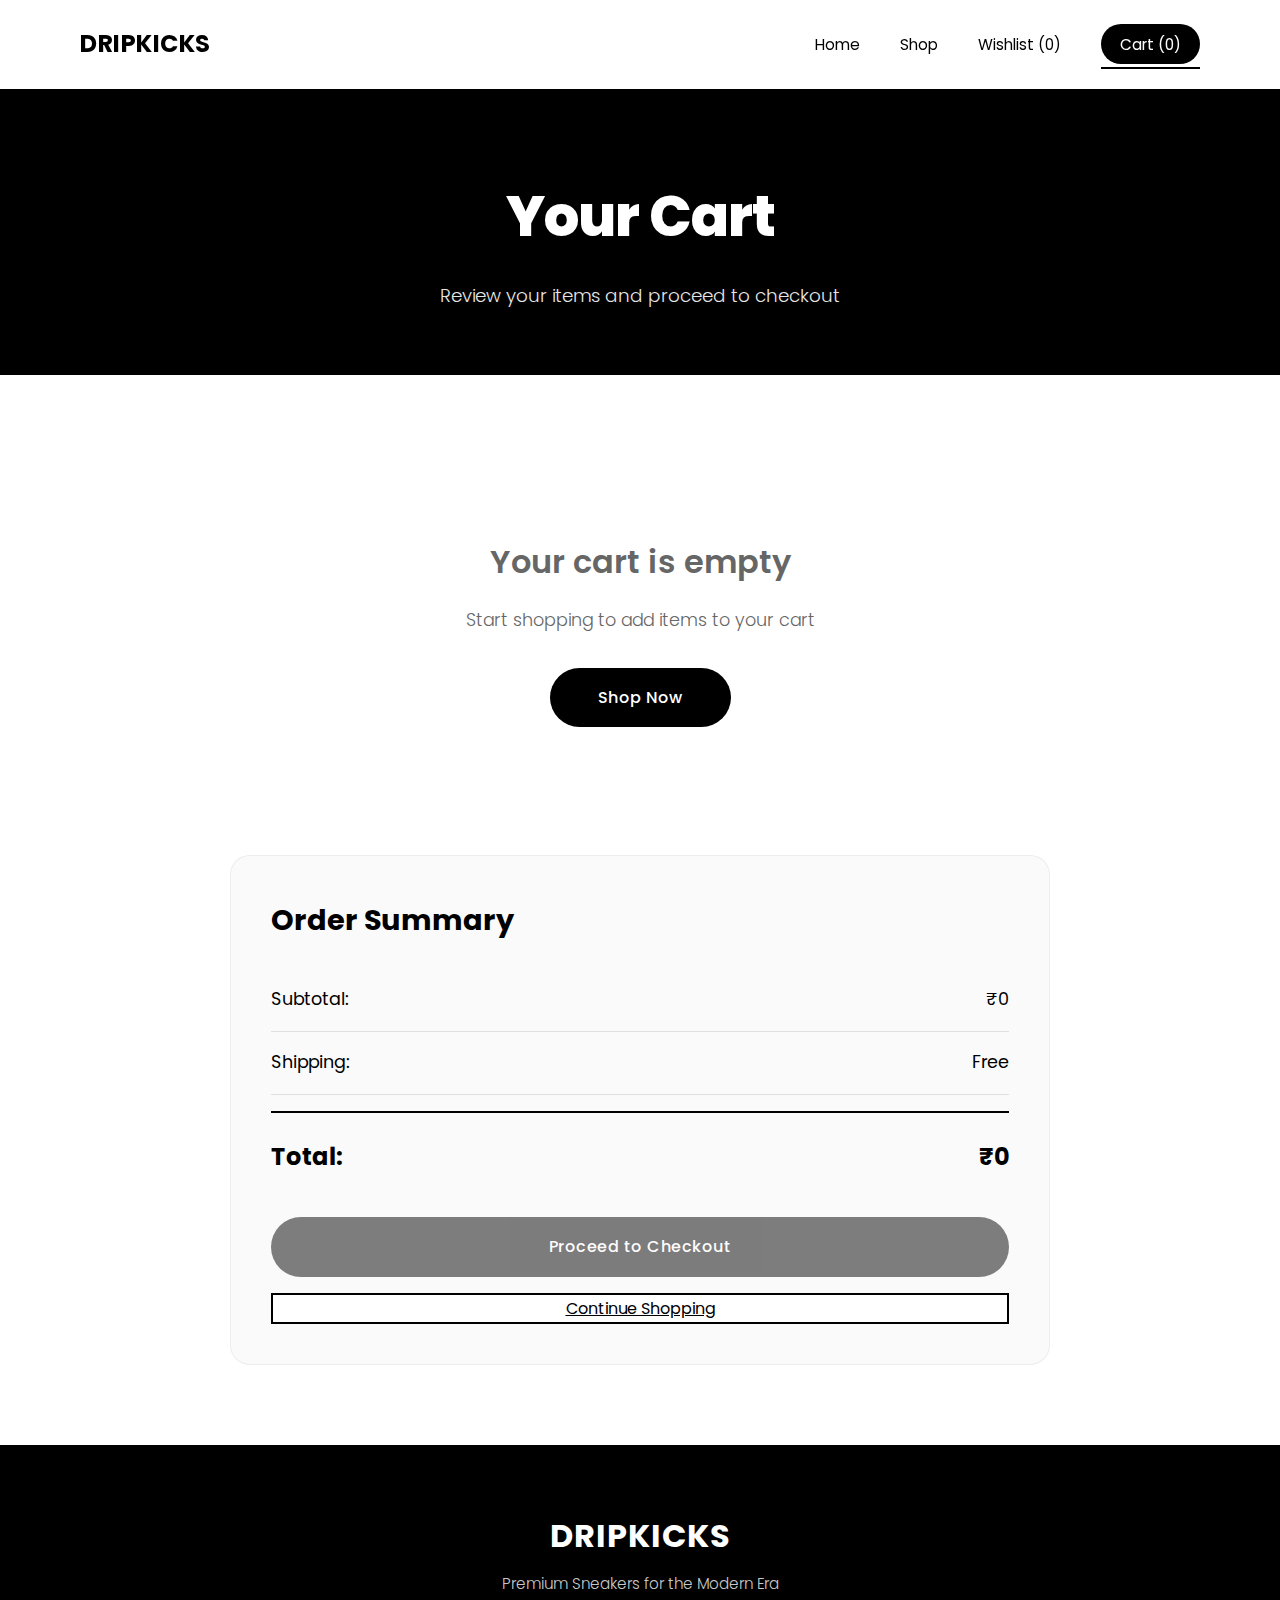
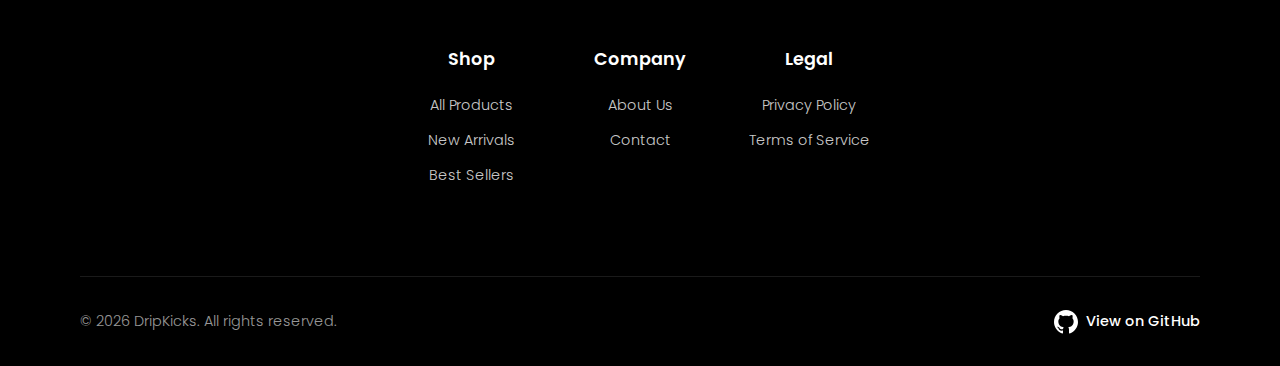
<file: cart.html>
<!DOCTYPE html>
<html lang="en">
  <head>
    <meta charset="UTF-8" />
    <meta name="viewport" content="width=device-width, initial-scale=1.0" />
    <title>Cart - DripKicks</title>
    <meta
      name="description"
      content="Review your cart and proceed to checkout."
    />
    <link rel="preconnect" href="https://fonts.googleapis.com" />
    <link rel="preconnect" href="https://fonts.gstatic.com" crossorigin />
    <link
      href="https://fonts.googleapis.com/css2?family=Poppins:wght@300;400;500;600;700;800&display=swap"
      rel="stylesheet"
    />
    <link rel="stylesheet" href="style.css" />
  </head>
  <body>
    <!-- Navbar -->
    <nav class="navbar" id="navbar">
      <div class="container">
        <a href="index.html" class="logo" aria-label="DripKicks Home">
          <span class="logo-text">DripKicks</span>
        </a>
        <ul class="nav-links">
          <li><a href="index.html">Home</a></li>
          <li><a href="shop.html">Shop</a></li>
          <li>
            <a href="wishlist.html"
              >Wishlist (<span id="wishlist-count">0</span>)</a
            >
          </li>
          <li>
            <a href="cart.html" class="cart-link active"
              >Cart (<span id="cart-count">0</span>)</a
            >
          </li>
        </ul>
      </div>
    </nav>

    <!-- Cart Header -->
    <section class="page-header">
      <div class="container">
        <h1>Your Cart</h1>
        <p>Review your items and proceed to checkout</p>
      </div>
    </section>

    <!-- Cart Section -->
    <section class="cart-page">
      <div class="container">
        <div id="cart-items-container">
          <!-- Cart items will be loaded here -->
        </div>

        <div class="cart-summary">
          <h3>Order Summary</h3>
          <div class="summary-row">
            <span>Subtotal:</span>
            <span>₹<span id="cart-subtotal">0</span></span>
          </div>
          <div class="summary-row">
            <span>Shipping:</span>
            <span>Free</span>
          </div>
          <div class="summary-row total">
            <span>Total:</span>
            <span>₹<span id="cart-total">0</span></span>
          </div>
          <a href="checkout.html" class="btn btn-block" id="checkout-btn"
            >Proceed to Checkout</a
          >
          <a href="shop.html" class="btn-secondary btn-block"
            >Continue Shopping</a
          >
        </div>
      </div>
    </section>

    <!-- Updated footer to professional company style -->
    <!-- Footer -->
    <footer class="footer">
      <div class="container">
        <div class="footer-company">
          <div class="footer-brand">
            <h3 class="footer-logo">DripKicks</h3>
            <p class="footer-tagline">Premium Sneakers for the Modern Era</p>
          </div>

          <div class="footer-links">
            <div class="footer-column">
              <h4>Shop</h4>
              <ul>
                <li><a href="shop.html">All Products</a></li>
                <li><a href="shop.html">New Arrivals</a></li>
                <li><a href="shop.html">Best Sellers</a></li>
              </ul>
            </div>

            <div class="footer-column">
              <h4>Company</h4>
              <ul>
                <li><a href="index.html#about">About Us</a></li>
                <li><a href="index.html#contact">Contact</a></li>
              </ul>
            </div>

            <div class="footer-column">
              <h4>Legal</h4>
              <ul>
                <li><a href="#">Privacy Policy</a></li>
                <li><a href="#">Terms of Service</a></li>
              </ul>
            </div>
          </div>

          <div class="footer-bottom">
            <p class="footer-copyright">
              &copy; 2026 DripKicks. All rights reserved.
            </p>
            <a
              href="https://github.com"
              target="_blank"
              rel="noopener noreferrer"
              class="github-link"
            >
              <svg
                width="24"
                height="24"
                viewBox="0 0 24 24"
                fill="currentColor"
              >
                <path
                  d="M12 0c-6.626 0-12 5.373-12 12 0 5.302 3.438 9.8 8.207 11.387.599.111.793-.261.793-.577v-2.234c-3.338.726-4.033-1.416-4.033-1.416-.546-1.387-1.333-1.756-1.333-1.756-1.089-.745.083-.729.083-.729 1.205.084 1.839 1.237 1.839 1.237 1.07 1.834 2.807 1.304 3.492.997.107-.775.418-1.305.762-1.604-2.665-.305-5.467-1.334-5.467-5.931 0-1.311.469-2.381 1.236-3.221-.124-.303-.535-1.524.117-3.176 0 0 1.008-.322 3.301 1.23.957-.266 1.983-.399 3.003-.404 1.02.005 2.047.138 3.006.404 2.291-1.552 3.297-1.23 3.297-1.23.653 1.653.242 2.874.118 3.176.77.84 1.235 1.911 1.235 3.221 0 4.609-2.807 5.624-5.479 5.921.43.372.823 1.102.823 2.222v3.293c0 .319.192.694.801.576 4.765-1.589 8.199-6.086 8.199-11.386 0-6.627-5.373-12-12-12z"
                />
              </svg>
              View on GitHub
            </a>
          </div>
        </div>
      </div>
    </footer>

    <script src="script.js"></script>
  </body>
</html>
</file>
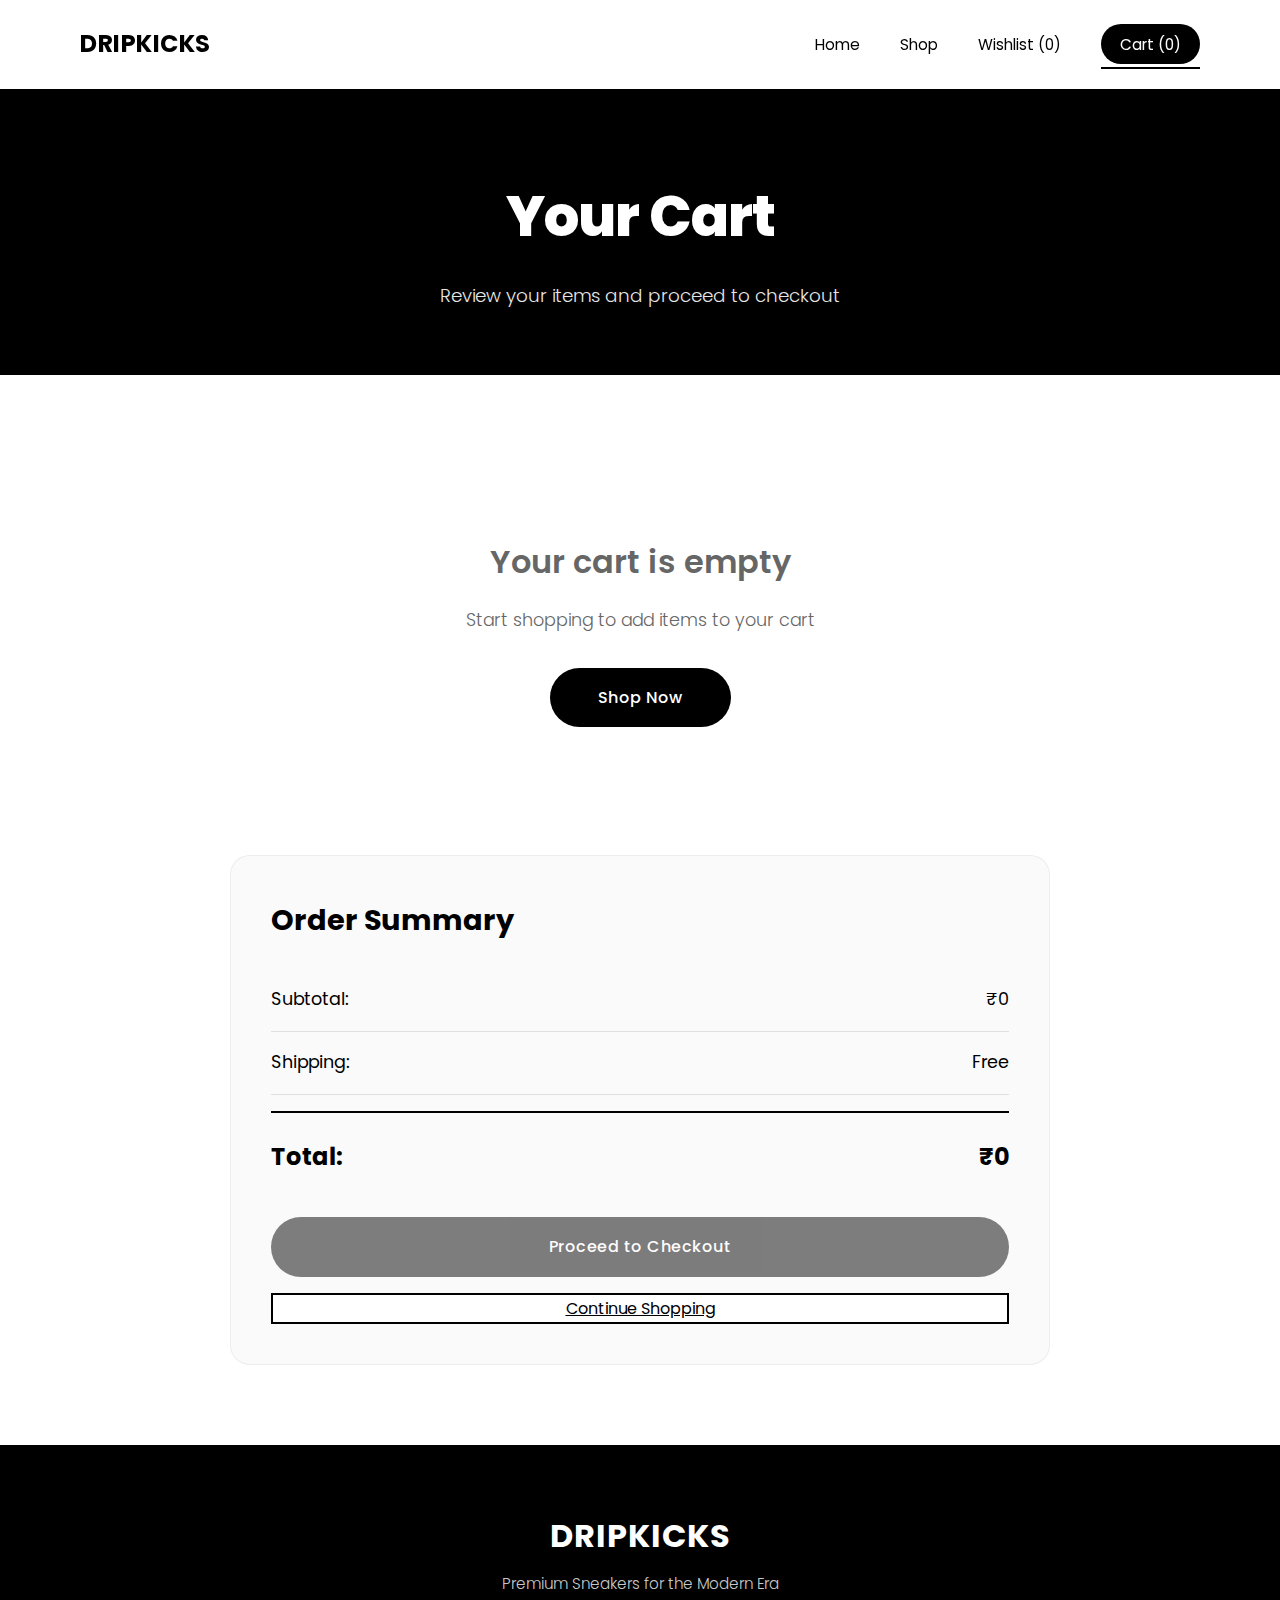
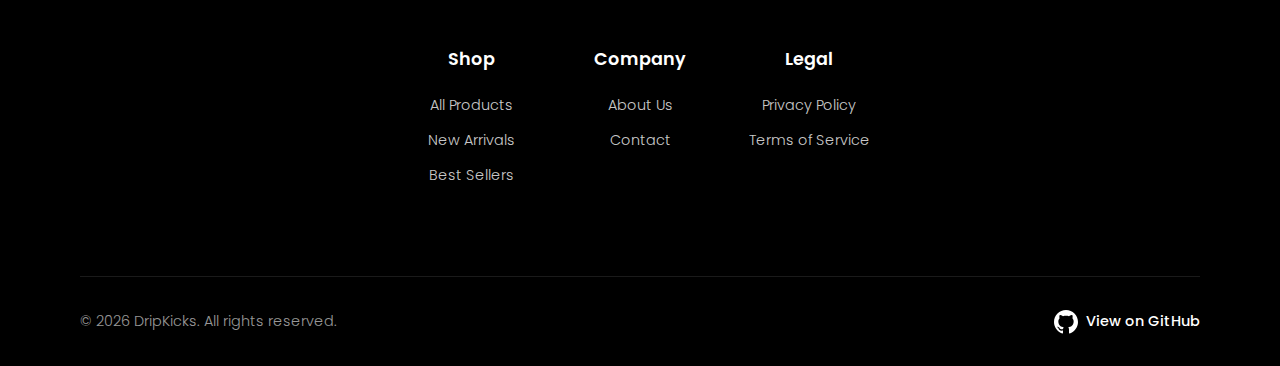
<file: checkout.html>
<!DOCTYPE html>
<html lang="en">
  <head>
    <meta charset="UTF-8" />
    <meta name="viewport" content="width=device-width, initial-scale=1.0" />
    <title>Checkout - DripKicks</title>
    <meta name="description" content="Complete your order with DripKicks." />
    <link rel="preconnect" href="https://fonts.googleapis.com" />
    <link rel="preconnect" href="https://fonts.gstatic.com" crossorigin />
    <link
      href="https://fonts.googleapis.com/css2?family=Poppins:wght@300;400;500;600;700;800&display=swap"
      rel="stylesheet"
    />
    <link rel="stylesheet" href="style.css" />
  </head>
  <body>
    <!-- Navbar -->
    <nav class="navbar" id="navbar">
      <div class="container">
        <a href="index.html" class="logo" aria-label="DripKicks Home">
          <span class="logo-text">DripKicks</span>
        </a>
        <ul class="nav-links">
          <li><a href="index.html">Home</a></li>
          <li><a href="shop.html">Shop</a></li>
          <li>
            <a href="wishlist.html"
              >Wishlist (<span id="wishlist-count">0</span>)</a
            >
          </li>
          <li>
            <a href="cart.html" class="cart-link"
              >Cart (<span id="cart-count">0</span>)</a
            >
          </li>
        </ul>
      </div>
    </nav>

    <!-- Checkout Header -->
    <section class="page-header">
      <div class="container">
        <h1>Checkout</h1>
        <p>Complete your purchase</p>
      </div>
    </section>

    <!-- Checkout Section -->
    <section class="checkout-section">
      <div class="container">
        <div class="checkout-container">
          <!-- Checkout Form -->
          <div class="checkout-form">
            <form id="checkout-form">
              <!-- Customer Details -->
              <div class="form-section">
                <h3>Customer Details</h3>
                <div class="form-group">
                  <label for="full-name">Full Name *</label>
                  <input
                    type="text"
                    id="full-name"
                    required
                    placeholder="John Doe"
                  />
                </div>
                <div class="form-group">
                  <label for="email">Email *</label>
                  <input
                    type="email"
                    id="email"
                    required
                    placeholder="john@example.com"
                  />
                </div>
                <div class="form-group">
                  <label for="phone">Phone Number *</label>
                  <input
                    type="tel"
                    id="phone"
                    required
                    placeholder="+1 (555) 123-4567"
                  />
                </div>
              </div>

              <!-- Shipping Address -->
              <div class="form-section">
                <h3>Shipping Address</h3>
                <div class="form-group">
                  <label for="address">Street Address *</label>
                  <input
                    type="text"
                    id="address"
                    required
                    placeholder="123 Main Street"
                  />
                </div>
                <div class="form-row">
                  <div class="form-group">
                    <label for="city">City *</label>
                    <input
                      type="text"
                      id="city"
                      required
                      placeholder="New York"
                    />
                  </div>
                  <div class="form-group">
                    <label for="state">State *</label>
                    <input type="text" id="state" required placeholder="NY" />
                  </div>
                </div>
                <div class="form-row">
                  <div class="form-group">
                    <label for="zip">ZIP Code *</label>
                    <input type="text" id="zip" required placeholder="10001" />
                  </div>
                  <div class="form-group">
                    <label for="country">Country *</label>
                    <input
                      type="text"
                      id="country"
                      required
                      placeholder="United States"
                    />
                  </div>
                </div>
              </div>

              <!-- Payment Method -->
              <div class="form-section">
                <h3>Payment Method</h3>
                <div class="payment-options">
                  <label class="payment-option">
                    <input
                      type="radio"
                      name="payment-method"
                      value="card"
                      checked
                    />
                    <span>Credit/Debit Card</span>
                  </label>
                  <label class="payment-option">
                    <input type="radio" name="payment-method" value="upi" />
                    <span>UPI</span>
                  </label>
                  <label class="payment-option">
                    <input type="radio" name="payment-method" value="cod" />
                    <span>Cash on Delivery</span>
                  </label>
                </div>

                <!-- Card Payment Fields -->
                <div id="card-fields" class="payment-fields">
                  <div class="form-group">
                    <label for="card-number">Card Number *</label>
                    <input
                      type="text"
                      id="card-number"
                      placeholder="1234 5678 9012 3456"
                    />
                  </div>
                  <div class="form-row">
                    <div class="form-group">
                      <label for="card-expiry">Expiry Date *</label>
                      <input type="text" id="card-expiry" placeholder="MM/YY" />
                    </div>
                    <div class="form-group">
                      <label for="card-cvv">CVV *</label>
                      <input type="text" id="card-cvv" placeholder="123" />
                    </div>
                  </div>
                </div>

                <!-- UPI Payment Fields -->
                <div
                  id="upi-fields"
                  class="payment-fields"
                  style="display: none"
                >
                  <div class="form-group">
                    <label for="upi-id">UPI ID *</label>
                    <input type="text" id="upi-id" placeholder="username@upi" />
                  </div>
                </div>

                <!-- COD Message -->
                <div
                  id="cod-message"
                  class="payment-fields"
                  style="display: none"
                >
                  <p class="cod-info">
                    You will pay in cash when your order is delivered.
                  </p>
                </div>
              </div>

              <button type="submit" class="btn btn-block btn-large">
                Place Order
              </button>
            </form>
          </div>

          <!-- Order Summary -->
          <div class="order-summary">
            <h3>Order Summary</h3>
            <div id="checkout-items">
              <!-- Order items will be loaded here -->
            </div>
            <div class="summary-totals">
              <div class="summary-row">
                <span>Subtotal:</span>
                <span>₹<span id="checkout-subtotal">0</span></span>
              </div>
              <div class="summary-row">
                <span>Shipping:</span>
                <span>Free</span>
              </div>
              <div class="summary-row total">
                <span>Total:</span>
                <span>₹<span id="checkout-total">0</span></span>
              </div>
            </div>
          </div>
        </div>
      </div>
    </section>

    <!-- Order Confirmation Modal -->
    <div id="order-modal" class="modal">
      <div class="modal-content">
        <div class="modal-icon">✓</div>
        <h2>Order Placed Successfully!</h2>
        <p>
          Thank you for your purchase. Your order has been confirmed and will be
          shipped soon.
        </p>
        <p class="order-number">Order #<span id="order-number"></span></p>
        <a href="index.html" class="btn">Continue Shopping</a>
      </div>
    </div>

    <!-- Updated footer to professional company style -->
    <!-- Footer -->
    <footer class="footer">
      <div class="container">
        <div class="footer-company">
          <div class="footer-brand">
            <h3 class="footer-logo">DripKicks</h3>
            <p class="footer-tagline">Premium Sneakers for the Modern Era</p>
          </div>

          <div class="footer-links">
            <div class="footer-column">
              <h4>Shop</h4>
              <ul>
                <li><a href="shop.html">All Products</a></li>
                <li><a href="shop.html">New Arrivals</a></li>
                <li><a href="shop.html">Best Sellers</a></li>
              </ul>
            </div>

            <div class="footer-column">
              <h4>Company</h4>
              <ul>
                <li><a href="index.html#about">About Us</a></li>
                <li><a href="index.html#contact">Contact</a></li>
              </ul>
            </div>

            <div class="footer-column">
              <h4>Legal</h4>
              <ul>
                <li><a href="#">Privacy Policy</a></li>
                <li><a href="#">Terms of Service</a></li>
              </ul>
            </div>
          </div>

          <div class="footer-bottom">
            <p class="footer-copyright">
              &copy; 2026 DripKicks. All rights reserved.
            </p>
            <a
              href="https://github.com"
              target="_blank"
              rel="noopener noreferrer"
              class="github-link"
            >
              <svg
                width="24"
                height="24"
                viewBox="0 0 24 24"
                fill="currentColor"
              >
                <path
                  d="M12 0c-6.626 0-12 5.373-12 12 0 5.302 3.438 9.8 8.207 11.387.599.111.793-.261.793-.577v-2.234c-3.338.726-4.033-1.416-4.033-1.416-.546-1.387-1.333-1.756-1.333-1.756-1.089-.745.083-.729.083-.729 1.205.084 1.839 1.237 1.839 1.237 1.07 1.834 2.807 1.304 3.492.997.107-.775.418-1.305.762-1.604-2.665-.305-5.467-1.334-5.467-5.931 0-1.311.469-2.381 1.236-3.221-.124-.303-.535-1.524.117-3.176 0 0 1.008-.322 3.301 1.23.957-.266 1.983-.399 3.003-.404 1.02.005 2.047.138 3.006.404 2.291-1.552 3.297-1.23 3.297-1.23.653 1.653.242 2.874.118 3.176.77.84 1.235 1.911 1.235 3.221 0 4.609-2.807 5.624-5.479 5.921.43.372.823 1.102.823 2.222v3.293c0 .319.192.694.801.576 4.765-1.589 8.199-6.086 8.199-11.386 0-6.627-5.373-12-12-12z"
                />
              </svg>
              View on GitHub
            </a>
          </div>
        </div>
      </div>
    </footer>

    <script src="script.js"></script>
  </body>
</html>
</file>
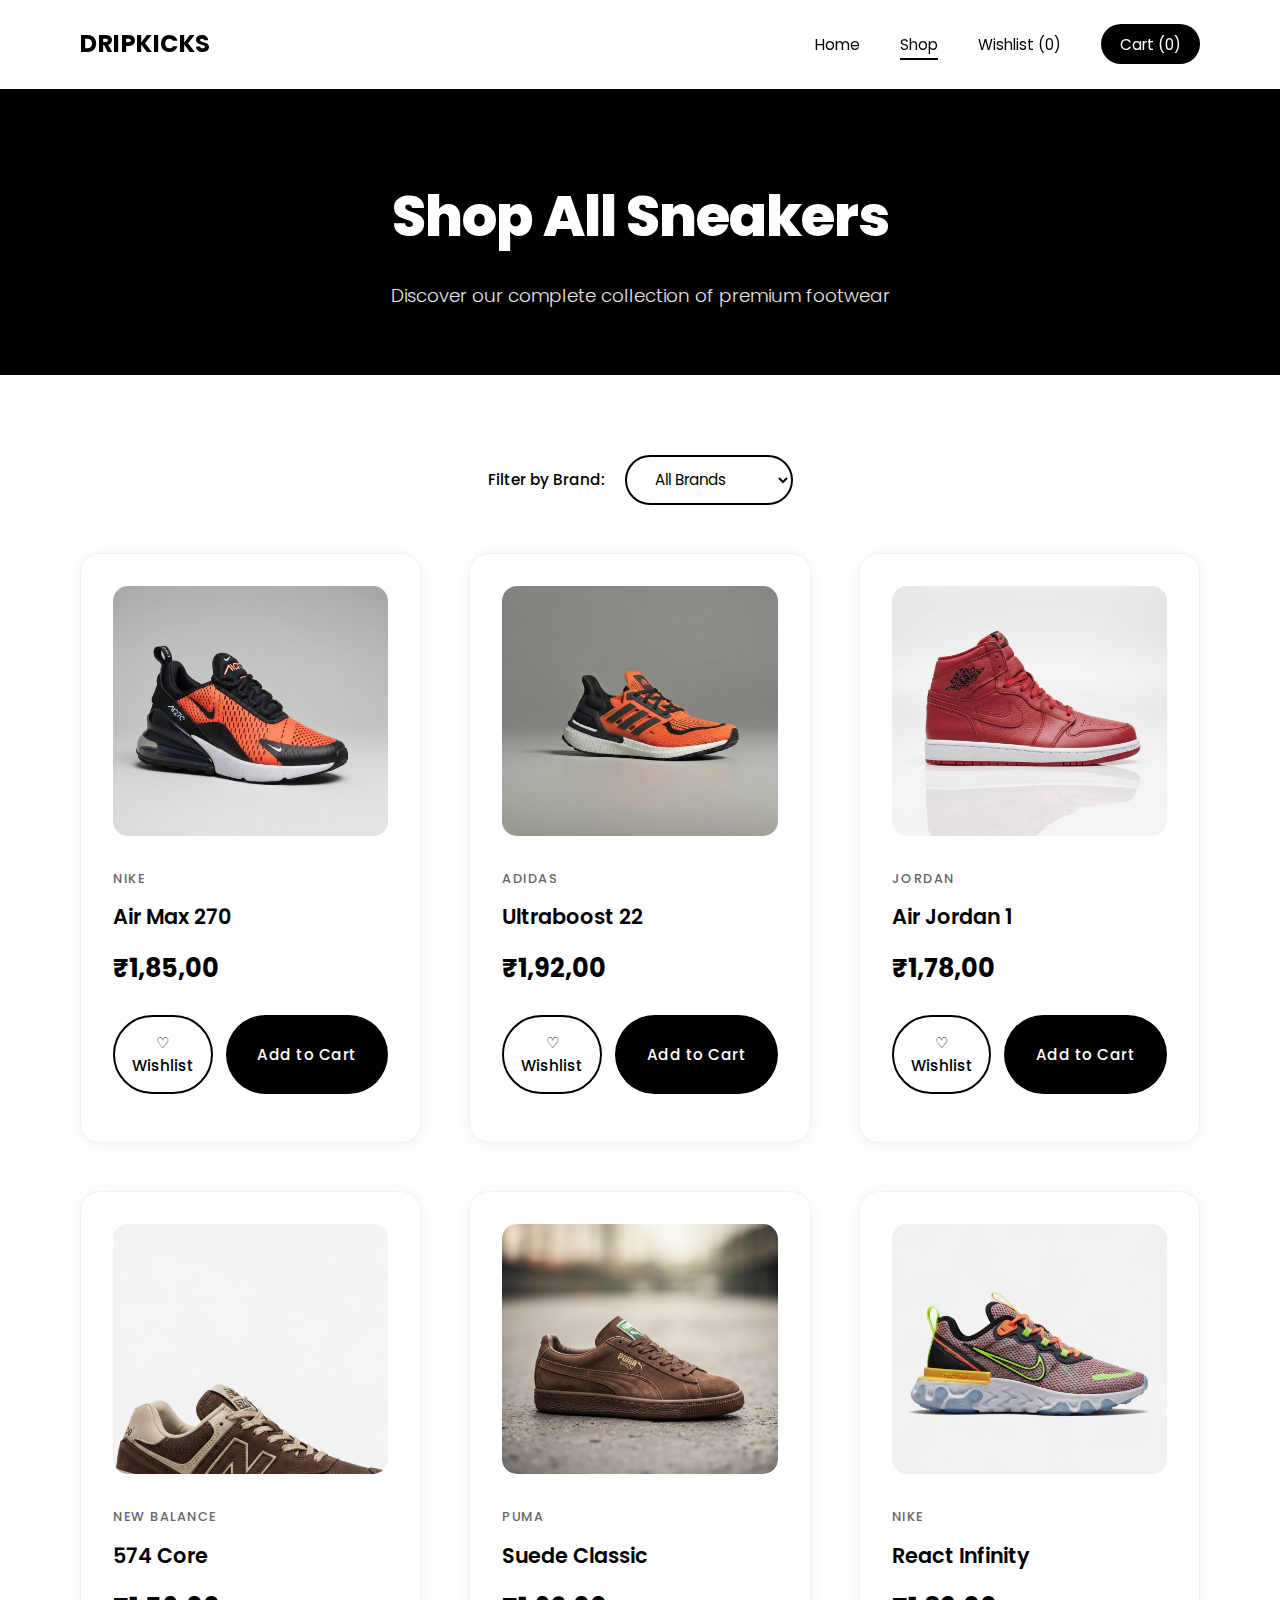
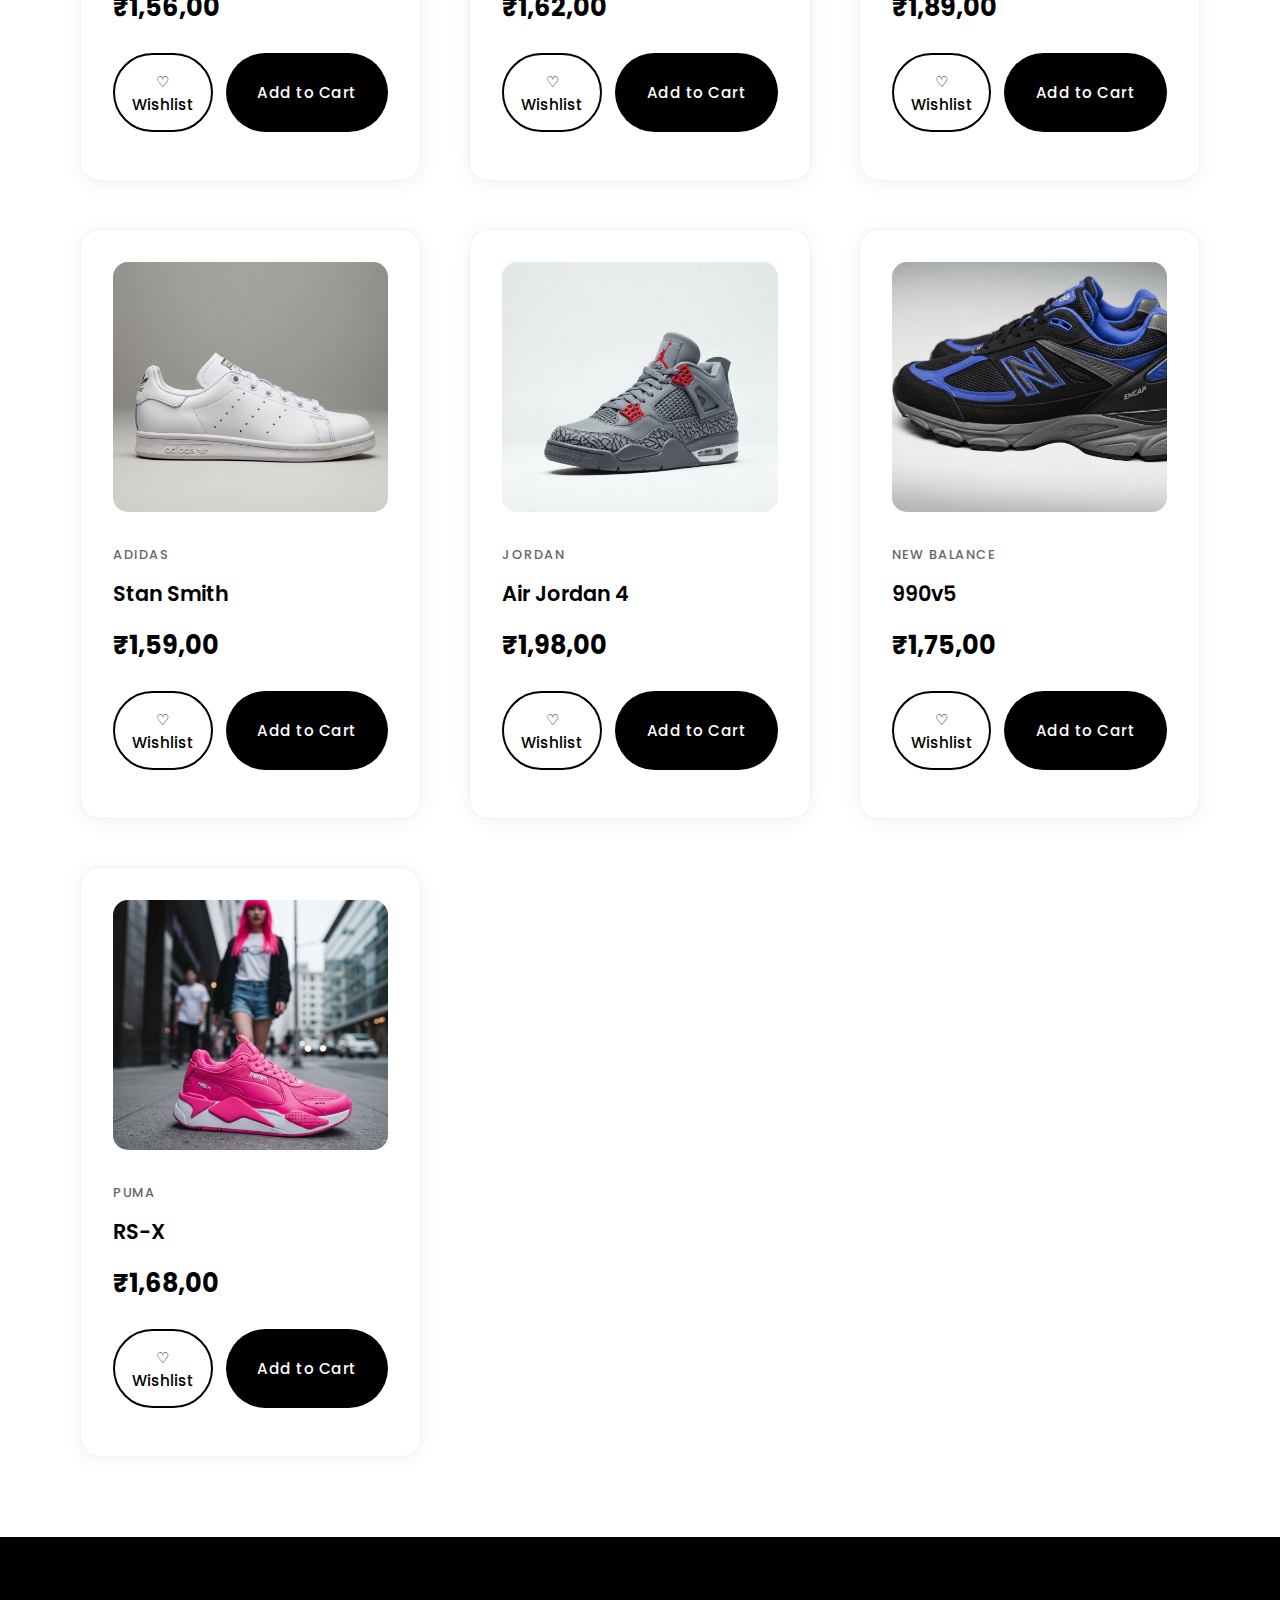
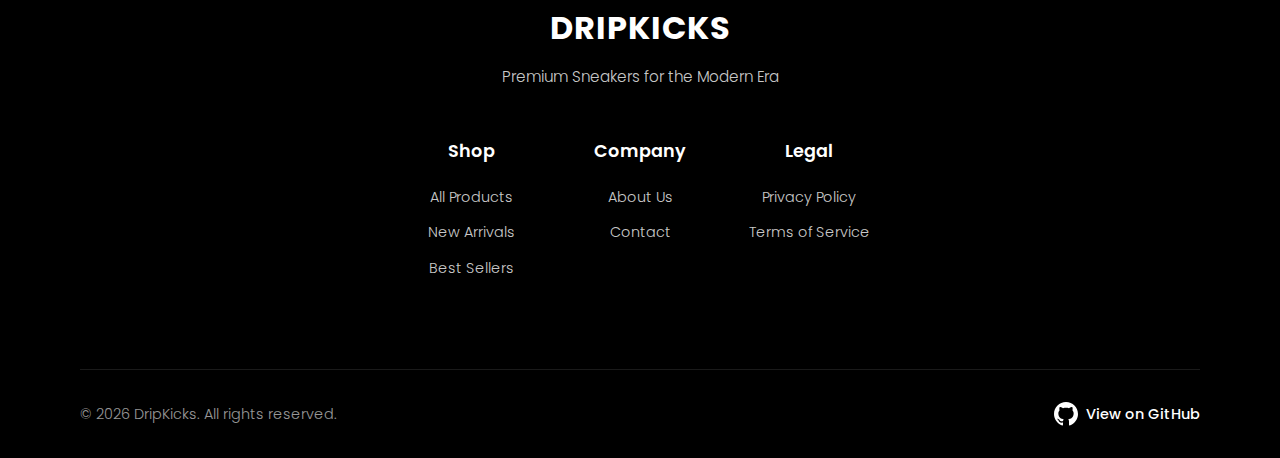
<file: shop.html>
<!DOCTYPE html>
<html lang="en">
<head>
    <meta charset="UTF-8">
    <meta name="viewport" content="width=device-width, initial-scale=1.0">
    <title>Shop - DripKicks</title>
    <meta name="description" content="Browse our full collection of premium sneakers from top brands.">
    <link rel="preconnect" href="https://fonts.googleapis.com">
    <link rel="preconnect" href="https://fonts.gstatic.com" crossorigin>
    <link href="https://fonts.googleapis.com/css2?family=Poppins:wght@300;400;500;600;700;800&display=swap" rel="stylesheet">
    <link rel="stylesheet" href="style.css">
</head>
<body>
    <!-- Navbar -->
    <nav class="navbar" id="navbar">
        <div class="container">
            <a href="index.html" class="logo" aria-label="DripKicks Home">
                <span class="logo-text">DripKicks</span>
            </a>
            <ul class="nav-links">
                <li><a href="index.html">Home</a></li>
                <li><a href="shop.html" class="active">Shop</a></li>
                <li><a href="wishlist.html">Wishlist (<span id="wishlist-count">0</span>)</a></li>
                <li><a href="cart.html" class="cart-link">Cart (<span id="cart-count">0</span>)</a></li>
            </ul>
        </div>
    </nav>

    <!-- Shop Header -->
    <section class="page-header">
        <div class="container">
            <h1>Shop All Sneakers</h1>
            <p>Discover our complete collection of premium footwear</p>
        </div>
    </section>

    <!-- Shop Section -->
    <section class="shop-section">
        <div class="container">
            <!-- Brand Filter -->
            <div class="filter-section">
                <label for="brand-filter">Filter by Brand:</label>
                <select id="brand-filter" aria-label="Filter products by brand">
                    <option value="all">All Brands</option>
                    <option value="Nike">Nike</option>
                    <option value="Adidas">Adidas</option>
                    <option value="Jordan">Jordan</option>
                    <option value="New Balance">New Balance</option>
                    <option value="Puma">Puma</option>
                </select>
            </div>

            <!-- Products Grid -->
            <div class="products-grid" id="products-grid">
                <!-- Products will be inserted here by JavaScript -->
            </div>
        </div>
    </section>

    <!-- Footer -->
    <footer class="footer">
        <div class="container">
            <div class="footer-company">
                <div class="footer-brand">
                    <h3 class="footer-logo">DripKicks</h3>
                    <p class="footer-tagline">Premium Sneakers for the Modern Era</p>
                </div>
                
                <div class="footer-links">
                    <div class="footer-column">
                        <h4>Shop</h4>
                        <ul>
                            <li><a href="shop.html">All Products</a></li>
                            <li><a href="shop.html">New Arrivals</a></li>
                            <li><a href="shop.html">Best Sellers</a></li>
                        </ul>
                    </div>
                    
                    <div class="footer-column">
                        <h4>Company</h4>
                        <ul>
                            <li><a href="index.html#about">About Us</a></li>
                            <li><a href="index.html#contact">Contact</a></li>
                        </ul>
                    </div>
                    
                    <div class="footer-column">
                        <h4>Legal</h4>
                        <ul>
                            <li><a href="#">Privacy Policy</a></li>
                            <li><a href="#">Terms of Service</a></li>
                        </ul>
                    </div>
                </div>
                
                <div class="footer-bottom">
                    <p class="footer-copyright">&copy; 2026 DripKicks. All rights reserved.</p>
                    <a href="https://github.com" target="_blank" rel="noopener noreferrer" class="github-link">
                        <svg width="24" height="24" viewBox="0 0 24 24" fill="currentColor">
                            <path d="M12 0c-6.626 0-12 5.373-12 12 0 5.302 3.438 9.8 8.207 11.387.599.111.793-.261.793-.577v-2.234c-3.338.726-4.033-1.416-4.033-1.416-.546-1.387-1.333-1.756-1.333-1.756-1.089-.745.083-.729.083-.729 1.205.084 1.839 1.237 1.839 1.237 1.07 1.834 2.807 1.304 3.492.997.107-.775.418-1.305.762-1.604-2.665-.305-5.467-1.334-5.467-5.931 0-1.311.469-2.381 1.236-3.221-.124-.303-.535-1.524.117-3.176 0 0 1.008-.322 3.301 1.23.957-.266 1.983-.399 3.003-.404 1.02.005 2.047.138 3.006.404 2.291-1.552 3.297-1.23 3.297-1.23.653 1.653.242 2.874.118 3.176.77.84 1.235 1.911 1.235 3.221 0 4.609-2.807 5.624-5.479 5.921.43.372.823 1.102.823 2.222v3.293c0 .319.192.694.801.576 4.765-1.589 8.199-6.086 8.199-11.386 0-6.627-5.373-12-12-12z"/>
                        </svg>
                        View on GitHub
                    </a>
                </div>
            </div>
        </div>
    </footer>

    <script src="script.js"></script>
</body>
</html>
</file>
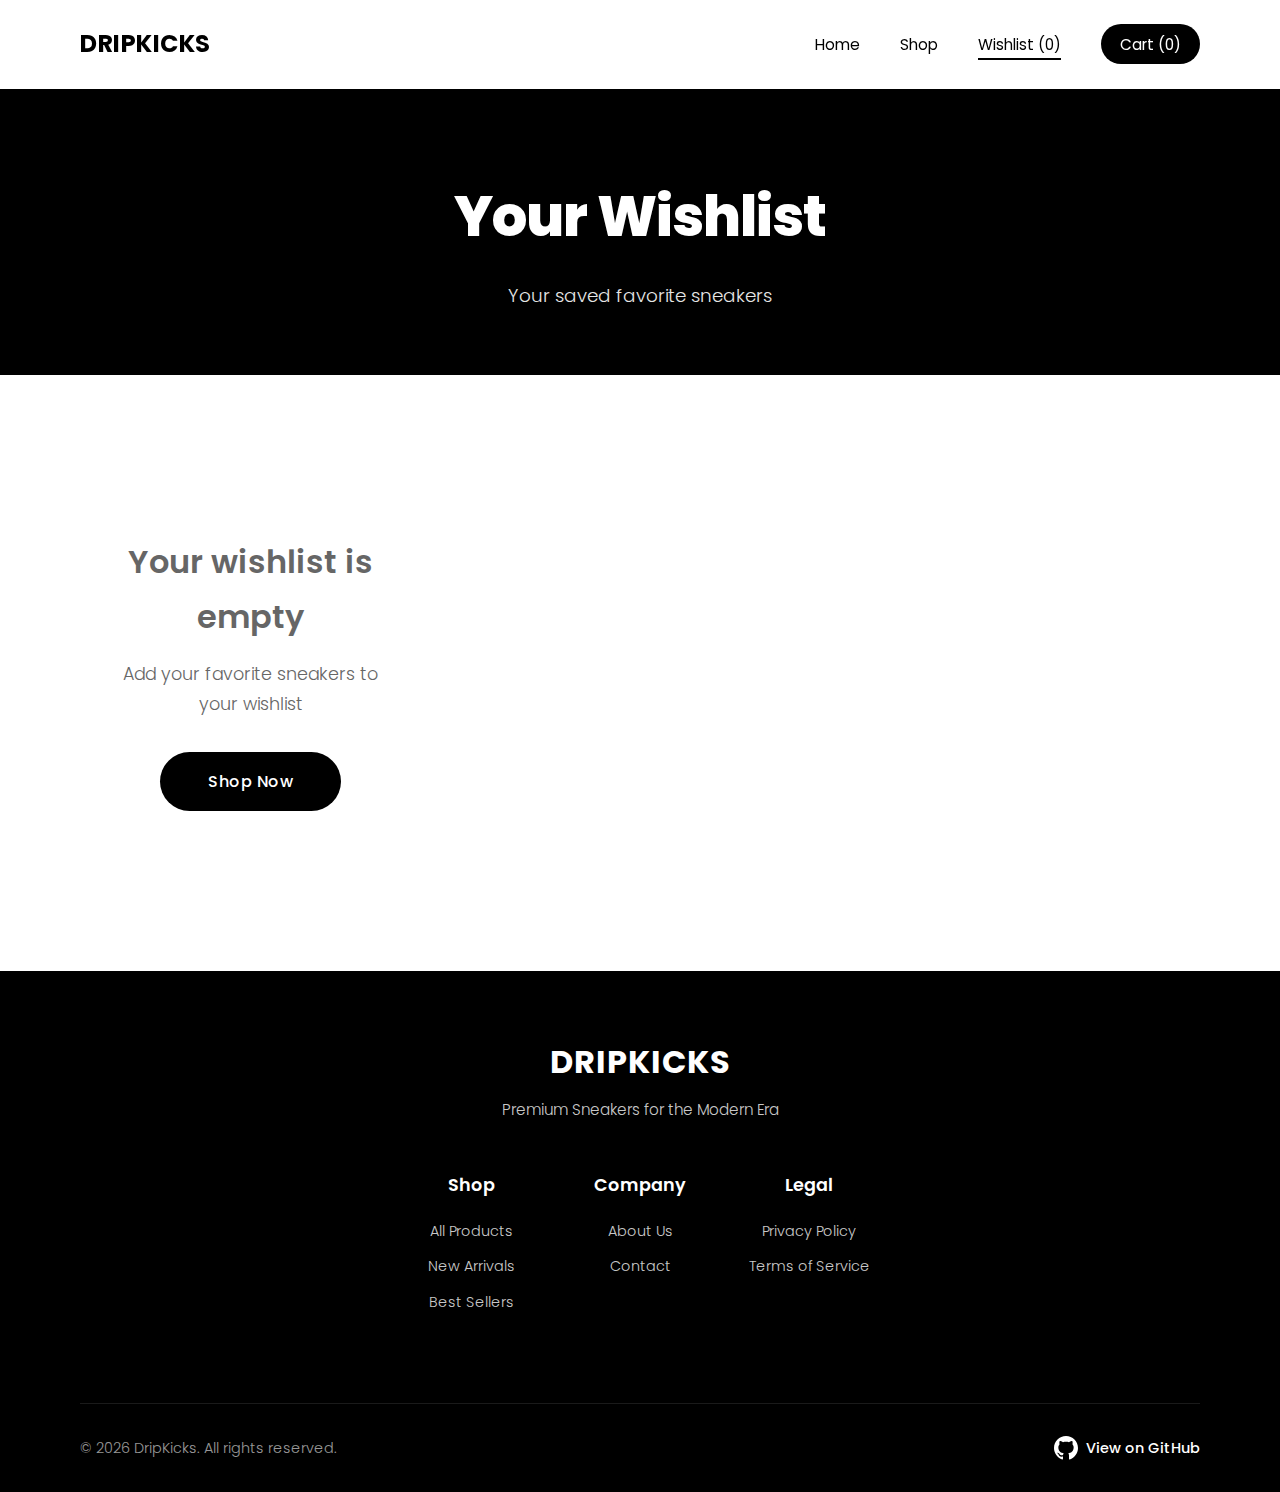
<file: wishlist.html>
<!DOCTYPE html>
<html lang="en">
<head>
    <meta charset="UTF-8">
    <meta name="viewport" content="width=device-width, initial-scale=1.0">
    <title>Wishlist - DripKicks</title>
    <meta name="description" content="View your saved favorite sneakers.">
    <link rel="preconnect" href="https://fonts.googleapis.com">
    <link rel="preconnect" href="https://fonts.gstatic.com" crossorigin>
    <link href="https://fonts.googleapis.com/css2?family=Poppins:wght@300;400;500;600;700;800&display=swap" rel="stylesheet">
    <link rel="stylesheet" href="style.css">
</head>
<body>
    <!-- Navbar -->
    <nav class="navbar" id="navbar">
        <div class="container">
            <a href="index.html" class="logo" aria-label="DripKicks Home">
                <span class="logo-text">DripKicks</span>
            </a>
            <ul class="nav-links">
                <li><a href="index.html">Home</a></li>
                <li><a href="shop.html">Shop</a></li>
                <li><a href="wishlist.html" class="active">Wishlist (<span id="wishlist-count">0</span>)</a></li>
                <li><a href="cart.html" class="cart-link">Cart (<span id="cart-count">0</span>)</a></li>
            </ul>
        </div>
    </nav>

    <!-- Wishlist Header -->
    <section class="page-header">
        <div class="container">
            <h1>Your Wishlist</h1>
            <p>Your saved favorite sneakers</p>
        </div>
    </section>

    <!-- Wishlist Section -->
    <section class="wishlist-section">
        <div class="container">
            <div class="wishlist-grid" id="wishlist-grid">
                <!-- Wishlist items will be loaded here -->
            </div>
        </div>
    </section>

    <!-- Updated footer to professional company style -->
    <!-- Footer -->
    <footer class="footer">
        <div class="container">
            <div class="footer-company">
                <div class="footer-brand">
                    <h3 class="footer-logo">DripKicks</h3>
                    <p class="footer-tagline">Premium Sneakers for the Modern Era</p>
                </div>
                
                <div class="footer-links">
                    <div class="footer-column">
                        <h4>Shop</h4>
                        <ul>
                            <li><a href="shop.html">All Products</a></li>
                            <li><a href="shop.html">New Arrivals</a></li>
                            <li><a href="shop.html">Best Sellers</a></li>
                        </ul>
                    </div>
                    
                    <div class="footer-column">
                        <h4>Company</h4>
                        <ul>
                            <li><a href="index.html#about">About Us</a></li>
                            <li><a href="index.html#contact">Contact</a></li>
                        </ul>
                    </div>
                    
                    <div class="footer-column">
                        <h4>Legal</h4>
                        <ul>
                            <li><a href="#">Privacy Policy</a></li>
                            <li><a href="#">Terms of Service</a></li>
                        </ul>
                    </div>
                </div>
                
                <div class="footer-bottom">
                    <p class="footer-copyright">&copy; 2026 DripKicks. All rights reserved.</p>
                    <a href="https://github.com" target="_blank" rel="noopener noreferrer" class="github-link">
                        <svg width="24" height="24" viewBox="0 0 24 24" fill="currentColor">
                            <path d="M12 0c-6.626 0-12 5.373-12 12 0 5.302 3.438 9.8 8.207 11.387.599.111.793-.261.793-.577v-2.234c-3.338.726-4.033-1.416-4.033-1.416-.546-1.387-1.333-1.756-1.333-1.756-1.089-.745.083-.729.083-.729 1.205.084 1.839 1.237 1.839 1.237 1.07 1.834 2.807 1.304 3.492.997.107-.775.418-1.305.762-1.604-2.665-.305-5.467-1.334-5.467-5.931 0-1.311.469-2.381 1.236-3.221-.124-.303-.535-1.524.117-3.176 0 0 1.008-.322 3.301 1.23.957-.266 1.983-.399 3.003-.404 1.02.005 2.047.138 3.006.404 2.291-1.552 3.297-1.23 3.297-1.23.653 1.653.242 2.874.118 3.176.77.84 1.235 1.911 1.235 3.221 0 4.609-2.807 5.624-5.479 5.921.43.372.823 1.102.823 2.222v3.293c0 .319.192.694.801.576 4.765-1.589 8.199-6.086 8.199-11.386 0-6.627-5.373-12-12-12z"/>
                        </svg>
                        View on GitHub
                    </a>
                </div>
            </div>
        </div>
    </footer>

    <script src="script.js"></script>
</body>
</html>
</file>
<file: style.css>
/* Reset and Base Styles */
* {
  margin: 0;
  padding: 0;
  box-sizing: border-box;
}

html {
  scroll-behavior: smooth;
}

body {
  font-family: "Poppins", -apple-system, BlinkMacSystemFont, sans-serif;
  line-height: 1.7;
  color: #000;
  background-color: #fff;
}

.container {
  max-width: 1200px;
  margin: 0 auto;
  padding: 0 40px;
}

/* Navbar */
.navbar {
  background-color: #fff;
  box-shadow: 0 1px 0 rgba(0, 0, 0, 0.08);
  position: sticky;
  top: 0;
  z-index: 100;
  padding: 1.5rem 0;
  transition: box-shadow 0.3s ease;
}

.navbar.scrolled {
  box-shadow: 0 4px 20px rgba(0, 0, 0, 0.12);
}

.navbar .container {
  display: flex;
  justify-content: space-between;
  align-items: center;
}

.logo {
  font-size: 1.5rem;
  font-weight: 700;
  color: #000;
  letter-spacing: 0.5px;
  text-transform: uppercase;
  text-decoration: none;
  transition: opacity 0.3s ease;
}

.logo:hover {
  opacity: 0.7;
}

.nav-links {
  display: flex;
  list-style: none;
  gap: 2.5rem;
  align-items: center;
}

.nav-links a {
  text-decoration: none;
  color: #000;
  font-weight: 400;
  font-size: 0.95rem;
  transition: opacity 0.3s ease;
  position: relative;
}

.nav-links a:hover {
  opacity: 0.6;
}

.nav-links a.active::after {
  content: "";
  position: absolute;
  bottom: -5px;
  left: 0;
  right: 0;
  height: 2px;
  background-color: #000;
}

.cart-link {
  background-color: #000 !important;
  color: #fff !important;
  padding: 0.6rem 1.2rem;
  border-radius: 50px;
  font-weight: 500;
  transition: all 0.3s ease;
}

.cart-link:hover {
  opacity: 0.85 !important;
  transform: scale(1.02);
}

/* Hero Section with Video Background */
.hero {
  position: relative;
  background-color: #000;
  color: #fff;
  overflow: hidden;
  height: 100vh;
  min-height: 600px;
  display: flex;
  align-items: center;
  justify-content: center;
}

.hero-video {
  position: absolute;
  top: 50%;
  left: 50%;
  min-width: 100%;
  min-height: 100%;
  width: auto;
  height: auto;
  transform: translate(-50%, -50%);
  z-index: 0;
  object-fit: cover;
}

.hero-overlay {
  position: absolute;
  top: 0;
  left: 0;
  width: 100%;
  height: 100%;
  background: rgba(0, 0, 0, 0.5);
  z-index: 1;
}

.hero-content {
  text-align: center;
  position: relative;
  z-index: 2;
}

.hero h1 {
  font-size: 5rem;
  font-weight: 800;
  margin-bottom: 1.5rem;
  letter-spacing: -2px;
  line-height: 1.1;
}

.hero p {
  font-size: 1.25rem;
  margin-bottom: 3rem;
  opacity: 0.9;
  font-weight: 300;
  max-width: 600px;
  margin-left: auto;
  margin-right: auto;
}

/* Slideshow Dots */
.slideshow-dots {
  text-align: center;
  padding: 2rem 0 3rem;
  background-color: #000;
}

.dot {
  height: 12px;
  width: 12px;
  margin: 0 6px;
  background-color: rgba(255, 255, 255, 0.3);
  border-radius: 50%;
  display: inline-block;
  transition: all 0.3s ease;
  cursor: pointer;
}

.dot:hover {
  background-color: rgba(255, 255, 255, 0.6);
}

.dot.active {
  background-color: #fff;
  width: 30px;
  border-radius: 6px;
}

/* Buttons */
.btn {
  display: inline-block;
  background-color: #000;
  color: #fff;
  padding: 1rem 3rem;
  text-decoration: none;
  border-radius: 50px;
  font-weight: 500;
  font-size: 1rem;
  transition: all 0.3s ease;
  letter-spacing: 0.5px;
  border: none;
  cursor: pointer;
  font-family: "Poppins", sans-serif;
}

.btn:hover {
  transform: translateY(-2px) scale(1.02);
  box-shadow: 0 10px 30px rgba(0, 0, 0, 0.15);
}

.btn:active {
  transform: translateY(0) scale(0.98);
  box-shadow: 0 5px 15px rgba(0, 0, 0, 0.1);
}

.btn-large {
  padding: 1.2rem 3.5rem;
  font-size: 1.1rem;
}

.btn-block {
  display: block;
  width: 100%;
  text-align: center;
}

.btn-secondary {
  background-color: #fff;
  color: #000;
  border: 2px solid #000;
}

.btn-secondary:hover {
  background-color: #000;
  color: #fff;
}

/* Page Header */
.page-header {
  background-color: #000;
  color: #fff;
  padding: 5rem 0 4rem;
  text-align: center;
}

.page-header h1 {
  font-size: 3.5rem;
  font-weight: 800;
  margin-bottom: 1rem;
  letter-spacing: -1px;
}

.page-header p {
  font-size: 1.15rem;
  opacity: 0.9;
  font-weight: 300;
}

/* About Section */
.about-section {
  padding: 6rem 0;
  background-color: #fafafa;
  text-align: center;
}

.about-section h2 {
  font-size: 3rem;
  margin-bottom: 2rem;
  font-weight: 700;
  letter-spacing: -0.5px;
}

.about-text {
  font-size: 1.15rem;
  line-height: 1.8;
  max-width: 800px;
  margin: 0 auto;
  color: #333;
  font-weight: 300;
}

/* Latest Collection */
.latest-collection {
  padding: 5rem 0;
  background-color: #fff;
}

.latest-collection h2 {
  text-align: center;
  font-size: 3rem;
  margin-bottom: 4rem;
  font-weight: 700;
  letter-spacing: -0.5px;
}

.collection-grid {
  display: grid;
  grid-template-columns: repeat(auto-fill, minmax(280px, 1fr));
  gap: 2.5rem;
}

/* Trending Section */
.trending-section {
  padding: 5rem 0;
  background-color: #fafafa;
}

.trending-section h2 {
  text-align: center;
  font-size: 3rem;
  margin-bottom: 4rem;
  font-weight: 700;
  letter-spacing: -0.5px;
}

.trending-grid {
  display: grid;
  grid-template-columns: repeat(auto-fill, minmax(280px, 1fr));
  gap: 2.5rem;
}

/* Why Section */
.why-section {
  padding: 5rem 0;
  background-color: #fff;
}

.why-section h2 {
  text-align: center;
  font-size: 3rem;
  margin-bottom: 4rem;
  font-weight: 700;
  letter-spacing: -0.5px;
}

.why-grid {
  display: grid;
  grid-template-columns: repeat(auto-fit, minmax(250px, 1fr));
  gap: 3rem;
}

.why-card {
  text-align: center;
  padding: 2.5rem 2rem;
  background-color: #fafafa;
  border-radius: 20px;
  transition: all 0.3s ease;
}

.why-card:hover {
  transform: translateY(-8px);
  box-shadow: 0 15px 40px rgba(0, 0, 0, 0.1);
}

.why-icon {
  font-size: 3rem;
  margin-bottom: 1.5rem;
  font-weight: 700;
}

.why-card h3 {
  font-size: 1.4rem;
  margin-bottom: 1rem;
  font-weight: 600;
}

.why-card p {
  font-size: 0.95rem;
  color: #666;
  line-height: 1.6;
  font-weight: 300;
}

/* CTA Section */
.cta-section {
  background-color: #000;
  color: #fff;
  padding: 6rem 0;
  text-align: center;
}

.cta-section h2 {
  font-size: 3.5rem;
  margin-bottom: 1.5rem;
  font-weight: 800;
  letter-spacing: -1px;
}

.cta-section p {
  font-size: 1.2rem;
  margin-bottom: 3rem;
  opacity: 0.9;
  font-weight: 300;
}

.cta-section .btn {
  background-color: #fff;
  color: #000;
}

.cta-section .btn:hover {
  background-color: #f0f0f0;
}

/* Contact Section Styles */
.contact-section {
  padding: 6rem 0;
  background-color: #fafafa;
}

.contact-section h2 {
  text-align: center;
  font-size: 3rem;
  margin-bottom: 1rem;
  font-weight: 700;
  letter-spacing: -0.5px;
}

.contact-subtitle {
  text-align: center;
  font-size: 1.15rem;
  color: #666;
  margin-bottom: 4rem;
  font-weight: 300;
}

.contact-form {
  max-width: 600px;
  margin: 0 auto;
  background-color: #fff;
  padding: 3rem;
  border-radius: 20px;
  box-shadow: 0 2px 20px rgba(0, 0, 0, 0.06);
}

.contact-form .form-group {
  margin-bottom: 1.5rem;
}

.contact-form label {
  display: block;
  margin-bottom: 0.5rem;
  font-weight: 500;
  font-size: 0.95rem;
  color: #000;
}

.contact-form input,
.contact-form textarea {
  width: 100%;
  padding: 0.9rem 1.2rem;
  border: 2px solid rgba(0, 0, 0, 0.1);
  border-radius: 12px;
  font-size: 0.95rem;
  font-family: "Poppins", sans-serif;
  transition: all 0.3s ease;
}

.contact-form input:focus,
.contact-form textarea:focus {
  outline: none;
  border-color: #000;
}

.contact-form textarea {
  resize: vertical;
  min-height: 150px;
}

.contact-form .btn {
  margin-top: 1rem;
}

/* Shop Section */
.shop-section {
  padding: 5rem 0;
  background-color: #fff;
}

.filter-section {
  text-align: center;
  margin-bottom: 3rem;
}

.filter-section label {
  font-weight: 500;
  margin-right: 1rem;
  font-size: 0.95rem;
}

.filter-section select {
  padding: 0.7rem 1.5rem;
  border: 2px solid #000;
  border-radius: 50px;
  font-size: 0.95rem;
  font-family: "Poppins", sans-serif;
  cursor: pointer;
  background-color: #fff;
  transition: all 0.3s ease;
}

.filter-section select:hover {
  background-color: #000;
  color: #fff;
}

/* Products Grid */
.products-grid {
  display: grid;
  grid-template-columns: repeat(auto-fill, minmax(300px, 1fr));
  gap: 3rem;
}

.product-card {
  background-color: #fff;
  border-radius: 20px;
  padding: 2rem;
  box-shadow: 0 2px 20px rgba(0, 0, 0, 0.06);
  transition: all 0.4s cubic-bezier(0.4, 0, 0.2, 1);
  border: 1px solid rgba(0, 0, 0, 0.05);
  position: relative;
}

.product-card:hover {
  transform: translateY(-12px);
  box-shadow: 0 20px 50px rgba(0, 0, 0, 0.15);
}

.product-image {
  width: 100%;
  height: 250px;
  object-fit: cover;
  border-radius: 15px;
  background-color: #f9f9f9;
  margin-bottom: 1.5rem;
  transition: transform 0.4s cubic-bezier(0.4, 0, 0.2, 1);
}

.product-card:hover .product-image {
  transform: scale(1.05);
}

.product-brand {
  font-size: 0.8rem;
  color: #666;
  text-transform: uppercase;
  letter-spacing: 1.5px;
  font-weight: 500;
}

.product-name {
  font-size: 1.3rem;
  font-weight: 600;
  margin: 0.8rem 0;
  color: #000;
  line-height: 1.4;
}

.product-price {
  font-size: 1.6rem;
  font-weight: 700;
  color: #000;
  margin: 1rem 0 1.5rem;
}

.product-actions {
  display: flex;
  gap: 0.8rem;
  margin-bottom: 1rem;
}

.wishlist-btn {
  background-color: #fff;
  border: 2px solid #000;
  color: #000;
  padding: 0.9rem;
  border-radius: 50px;
  font-size: 0.95rem;
  font-weight: 500;
  font-family: "Poppins", sans-serif;
  cursor: pointer;
  transition: all 0.3s ease;
  flex: 1;
}

.wishlist-btn:hover {
  background-color: #000;
  color: #fff;
}

.wishlist-btn.active {
  background-color: #000;
  color: #fff;
}

.add-to-cart-btn {
  flex: 2;
  padding: 0.9rem;
  background-color: #000;
  color: #fff;
  border: none;
  border-radius: 50px;
  font-size: 0.95rem;
  font-weight: 500;
  font-family: "Poppins", sans-serif;
  cursor: pointer;
  transition: all 0.3s ease;
  letter-spacing: 0.5px;
}

.add-to-cart-btn:hover {
  transform: translateY(-2px);
  box-shadow: 0 8px 20px rgba(0, 0, 0, 0.2);
}

.add-to-cart-btn:active {
  transform: translateY(0) scale(0.97);
  box-shadow: 0 4px 12px rgba(0, 0, 0, 0.15);
}

/* Cart Page */
.cart-page {
  padding: 5rem 0;
  background-color: #fff;
}

.cart-page .container {
  max-width: 900px;
}

#cart-items-container {
  margin-bottom: 3rem;
}

.empty-message {
  text-align: center;
  padding: 5rem 2rem;
  color: #666;
}

.empty-message h3 {
  font-size: 2rem;
  margin-bottom: 1rem;
  font-weight: 600;
}

.empty-message p {
  font-size: 1.1rem;
  margin-bottom: 2rem;
  font-weight: 300;
}

.cart-item {
  display: flex;
  align-items: center;
  gap: 2rem;
  padding: 2rem;
  border: 1px solid rgba(0, 0, 0, 0.1);
  border-radius: 15px;
  margin-bottom: 1.5rem;
  background-color: #fff;
  transition: all 0.3s ease;
}

.cart-item:hover {
  box-shadow: 0 5px 20px rgba(0, 0, 0, 0.08);
}

.cart-item-image {
  width: 120px;
  height: 120px;
  object-fit: cover;
  border-radius: 12px;
  background-color: #f9f9f9;
}

.cart-item-details {
  flex: 1;
}

.cart-item-name {
  font-size: 1.3rem;
  font-weight: 600;
  margin-bottom: 0.3rem;
}

.cart-item-brand {
  font-size: 0.85rem;
  color: #666;
  text-transform: uppercase;
  letter-spacing: 1px;
  margin-bottom: 0.8rem;
}

.cart-item-price {
  font-size: 1.4rem;
  font-weight: 700;
  color: #000;
}

.quantity-controls {
  display: flex;
  align-items: center;
  gap: 1rem;
  margin-top: 1rem;
}

.quantity-btn {
  width: 32px;
  height: 32px;
  border: 2px solid #000;
  background-color: #fff;
  border-radius: 50%;
  cursor: pointer;
  font-weight: 600;
  transition: all 0.3s ease;
}

.quantity-btn:hover {
  background-color: #000;
  color: #fff;
}

.quantity-display {
  font-size: 1.1rem;
  font-weight: 500;
  min-width: 30px;
  text-align: center;
}

.remove-btn {
  padding: 0.6rem 1.5rem;
  background-color: #000;
  color: #fff;
  border: none;
  border-radius: 50px;
  cursor: pointer;
  font-weight: 500;
  font-family: "Poppins", sans-serif;
  font-size: 0.9rem;
  transition: all 0.3s ease;
}

.remove-btn:hover {
  transform: scale(1.05);
  box-shadow: 0 5px 15px rgba(0, 0, 0, 0.2);
}

.cart-summary {
  background-color: #fafafa;
  padding: 2.5rem;
  border-radius: 20px;
  border: 1px solid rgba(0, 0, 0, 0.05);
}

.cart-summary h3 {
  font-size: 1.8rem;
  margin-bottom: 1.5rem;
  font-weight: 700;
}

.summary-row {
  display: flex;
  justify-content: space-between;
  padding: 1rem 0;
  border-bottom: 1px solid rgba(0, 0, 0, 0.1);
  font-size: 1.1rem;
}

.summary-row.total {
  border-bottom: none;
  border-top: 2px solid #000;
  margin-top: 1rem;
  padding-top: 1.5rem;
  font-size: 1.5rem;
  font-weight: 700;
}

.cart-summary .btn {
  margin-top: 1.5rem;
}

.cart-summary .btn-secondary {
  margin-top: 1rem;
}

/* Wishlist Section */
.wishlist-section {
  padding: 5rem 0;
  background-color: #fff;
  min-height: 50vh;
}

.wishlist-grid {
  display: grid;
  grid-template-columns: repeat(auto-fill, minmax(300px, 1fr));
  gap: 3rem;
}

.wishlist-card {
  background-color: #fff;
  border-radius: 20px;
  padding: 2rem;
  box-shadow: 0 2px 20px rgba(0, 0, 0, 0.06);
  transition: all 0.4s ease;
  border: 1px solid rgba(0, 0, 0, 0.05);
}

.wishlist-card:hover {
  transform: translateY(-8px);
  box-shadow: 0 15px 40px rgba(0, 0, 0, 0.12);
}

.wishlist-actions {
  display: flex;
  gap: 0.8rem;
}

.remove-wishlist-btn {
  flex: 1;
  padding: 0.9rem;
  background-color: #fff;
  border: 2px solid #000;
  color: #000;
  border-radius: 50px;
  font-size: 0.95rem;
  font-weight: 500;
  font-family: "Poppins", sans-serif;
  cursor: pointer;
  transition: all 0.3s ease;
}

.remove-wishlist-btn:hover {
  background-color: #000;
  color: #fff;
}

/* Checkout Section */
.checkout-section {
  padding: 5rem 0;
  background-color: #fff;
}

.checkout-container {
  display: grid;
  grid-template-columns: 1.5fr 1fr;
  gap: 4rem;
  max-width: 1200px;
  margin: 0 auto;
}

.checkout-form {
  background-color: #fff;
}

.form-section {
  margin-bottom: 3rem;
}

.form-section h3 {
  font-size: 1.5rem;
  margin-bottom: 1.5rem;
  font-weight: 600;
}

.form-group {
  margin-bottom: 1.5rem;
}

.form-group label {
  display: block;
  margin-bottom: 0.5rem;
  font-weight: 500;
  font-size: 0.95rem;
}

.form-group input {
  width: 100%;
  padding: 0.9rem 1.2rem;
  border: 2px solid rgba(0, 0, 0, 0.1);
  border-radius: 12px;
  font-size: 0.95rem;
  font-family: "Poppins", sans-serif;
  transition: all 0.3s ease;
}

.form-group input:focus {
  outline: none;
  border-color: #000;
}

.form-row {
  display: grid;
  grid-template-columns: 1fr 1fr;
  gap: 1.5rem;
}

.payment-options {
  display: flex;
  flex-direction: column;
  gap: 1rem;
  margin-bottom: 2rem;
}

.payment-option {
  display: flex;
  align-items: center;
  padding: 1rem 1.5rem;
  border: 2px solid rgba(0, 0, 0, 0.1);
  border-radius: 12px;
  cursor: pointer;
  transition: all 0.3s ease;
}

.payment-option:hover {
  border-color: #000;
  background-color: #fafafa;
}

.payment-option input[type="radio"] {
  margin-right: 1rem;
  width: 20px;
  height: 20px;
  cursor: pointer;
}

.payment-option span {
  font-weight: 500;
}

.payment-fields {
  margin-top: 1.5rem;
}

.cod-info {
  padding: 1.5rem;
  background-color: #fafafa;
  border-radius: 12px;
  text-align: center;
  font-weight: 500;
  color: #666;
}

.order-summary {
  background-color: #fafafa;
  padding: 2.5rem;
  border-radius: 20px;
  height: fit-content;
  position: sticky;
  top: 100px;
}

.order-summary h3 {
  font-size: 1.8rem;
  margin-bottom: 2rem;
  font-weight: 700;
}

#checkout-items {
  max-height: 400px;
  overflow-y: auto;
  margin-bottom: 2rem;
}

.checkout-item {
  display: flex;
  gap: 1rem;
  padding: 1rem 0;
  border-bottom: 1px solid rgba(0, 0, 0, 0.1);
}

.checkout-item-image {
  width: 60px;
  height: 60px;
  object-fit: cover;
  border-radius: 8px;
}

.checkout-item-details {
  flex: 1;
}

.checkout-item-name {
  font-size: 0.95rem;
  font-weight: 600;
  margin-bottom: 0.2rem;
}

.checkout-item-brand {
  font-size: 0.75rem;
  color: #666;
  text-transform: uppercase;
  letter-spacing: 0.5px;
}

.checkout-item-quantity {
  font-size: 0.85rem;
  color: #666;
  margin-top: 0.3rem;
}

.checkout-item-price {
  font-weight: 700;
  font-size: 1rem;
}

.summary-totals {
  margin-top: 2rem;
}

/* Modal */
.modal {
  display: none;
  position: fixed;
  z-index: 1000;
  left: 0;
  top: 0;
  width: 100%;
  height: 100%;
  background-color: rgba(0, 0, 0, 0.8);
  animation: fadeIn 0.3s ease;
}

.modal-content {
  background-color: #fff;
  margin: 10% auto;
  padding: 4rem 3rem;
  border-radius: 20px;
  max-width: 500px;
  text-align: center;
  animation: slideUp 0.4s ease;
}

@keyframes slideUp {
  from {
    transform: translateY(50px);
    opacity: 0;
  }
  to {
    transform: translateY(0);
    opacity: 1;
  }
}

.modal-icon {
  font-size: 5rem;
  color: #000;
  margin-bottom: 1.5rem;
  font-weight: 700;
}

.modal-content h2 {
  font-size: 2rem;
  margin-bottom: 1rem;
  font-weight: 700;
}

.modal-content p {
  font-size: 1.1rem;
  color: #666;
  margin-bottom: 1rem;
  line-height: 1.6;
}

.order-number {
  font-weight: 600;
  color: #000;
  font-size: 1.2rem;
  margin-bottom: 2rem;
}

/* Footer Contact Card Styles */
.footer-contact {
  display: flex;
  flex-direction: column;
  gap: 0.8rem;
}

.contact-info {
  color: #fff;
  font-weight: 400;
  font-size: 0.95rem;
  opacity: 0.9;
}

.footer-contact-link {
  color: #fff;
  text-decoration: none;
  font-weight: 500;
  margin-top: 0.5rem;
  transition: opacity 0.3s ease;
  font-size: 0.95rem;
}

.footer-contact-link:hover {
  opacity: 0.6;
}

/* Professional Company Footer */
.footer {
  background-color: #000;
  color: #fff;
  padding: 4rem 0 2rem;
}

.footer-company {
  display: flex;
  flex-direction: column;
  gap: 3rem;
}

.footer-brand {
  text-align: center;
}

.footer-logo {
  font-size: 2rem;
  font-weight: 700;
  margin-bottom: 0.5rem;
  text-transform: uppercase;
  letter-spacing: 1px;
}

.footer-tagline {
  font-size: 0.95rem;
  color: rgba(255, 255, 255, 0.8);
  font-weight: 300;
}

.footer-links {
  display: grid;
  grid-template-columns: repeat(3, 1fr);
  gap: 3rem;
  max-width: 800px;
  margin: 0 auto;
  text-align: center;
}

.footer-column h4 {
  font-size: 1.1rem;
  margin-bottom: 1rem;
  font-weight: 600;
}

.footer-column ul {
  list-style: none;
}

.footer-column li {
  margin-bottom: 0.5rem;
}

.footer-column a {
  color: rgba(255, 255, 255, 0.8);
  text-decoration: none;
  font-size: 0.9rem;
  transition: color 0.3s ease;
  font-weight: 300;
}

.footer-column a:hover {
  color: #fff;
}

.footer-bottom {
  display: flex;
  justify-content: space-between;
  align-items: center;
  padding-top: 2rem;
  border-top: 1px solid rgba(255, 255, 255, 0.1);
  margin-top: 2rem;
}

.footer-copyright {
  font-size: 0.9rem;
  color: rgba(255, 255, 255, 0.6);
  font-weight: 300;
}

.github-link {
  display: flex;
  align-items: center;
  gap: 0.5rem;
  color: #fff;
  text-decoration: none;
  font-size: 0.9rem;
  font-weight: 500;
  transition: opacity 0.3s ease;
}

.github-link:hover {
  opacity: 0.7;
}

.github-link svg {
  flex-shrink: 0;
}

/* Product Detail Page Styles */
.product-detail-section {
  padding: 5rem 0;
  background-color: #fff;
}

.product-detail-container {
  display: grid;
  grid-template-columns: 1fr 1fr;
  gap: 5rem;
  max-width: 1200px;
  margin: 0 auto;
}

.product-detail-image {
  position: sticky;
  top: 120px;
  height: fit-content;
}

.main-product-image {
  width: 100%;
  height: auto;
  border-radius: 20px;
  box-shadow: 0 10px 40px rgba(0, 0, 0, 0.1);
}

.product-detail-info {
  padding: 2rem 0;
}

.product-detail-brand {
  font-size: 0.9rem;
  color: #666;
  text-transform: uppercase;
  letter-spacing: 2px;
  font-weight: 500;
  margin-bottom: 1rem;
}

.product-detail-name {
  font-size: 3rem;
  font-weight: 700;
  margin-bottom: 1.5rem;
  line-height: 1.2;
  letter-spacing: -1px;
}

.product-detail-price {
  font-size: 2.5rem;
  font-weight: 700;
  margin-bottom: 2rem;
}

.product-description {
  margin-bottom: 3rem;
  padding: 2rem;
  background-color: #fafafa;
  border-radius: 15px;
}

.product-description p {
  font-size: 1.05rem;
  line-height: 1.8;
  color: #555;
}

.size-selector {
  margin-bottom: 3rem;
}

.size-selector h3 {
  font-size: 1.3rem;
  margin-bottom: 1.5rem;
  font-weight: 600;
}

.size-options {
  display: grid;
  grid-template-columns: repeat(6, 1fr);
  gap: 1rem;
}

.size-btn {
  padding: 1rem;
  border: 2px solid #ddd;
  background-color: #fff;
  border-radius: 12px;
  font-size: 1rem;
  font-weight: 500;
  cursor: pointer;
  transition: all 0.3s ease;
  font-family: "Poppins", sans-serif;
}

.size-btn:hover {
  border-color: #000;
  background-color: #fafafa;
}

.size-btn.selected {
  background-color: #000;
  color: #fff;
  border-color: #000;
}

.size-error {
  color: #ff4444;
  font-size: 0.9rem;
  margin-top: 1rem;
  display: none;
  font-weight: 500;
}

.size-error.show {
  display: block;
}

.product-detail-actions {
  display: flex;
  flex-direction: column;
  gap: 1rem;
}

.wishlist-detail-btn {
  padding: 1rem;
  background-color: #fff;
  border: 2px solid #000;
  color: #000;
  border-radius: 50px;
  font-size: 1rem;
  font-weight: 500;
  cursor: pointer;
  transition: all 0.3s ease;
  font-family: "Poppins", sans-serif;
  text-align: center;
}

.wishlist-detail-btn:hover {
  background-color: #000;
  color: #fff;
}

.wishlist-detail-btn.active {
  background-color: #000;
  color: #fff;
}

/* Responsive Design */
@media (max-width: 968px) {
  .hero h1 {
    font-size: 3.5rem;
  }

  .product-detail-container {
    grid-template-columns: 1fr;
    gap: 3rem;
  }

  .product-detail-image {
    position: relative;
    top: 0;
  }

  .product-detail-name {
    font-size: 2.5rem;
  }

  .checkout-container {
    grid-template-columns: 1fr;
  }

  .footer-links {
    grid-template-columns: 1fr;
    gap: 2rem;
  }

  .footer-bottom {
    flex-direction: column;
    gap: 1rem;
    text-align: center;
  }

  .size-options {
    grid-template-columns: repeat(4, 1fr);
  }
}

@media (max-width: 768px) {
  .hero h1 {
    font-size: 2.5rem;
  }

  .nav-links {
    gap: 1.5rem;
    font-size: 0.85rem;
  }

  .products-grid {
    grid-template-columns: 1fr;
  }

  .collection-grid,
  .trending-grid {
    grid-template-columns: repeat(2, 1fr);
  }
}
</file>
